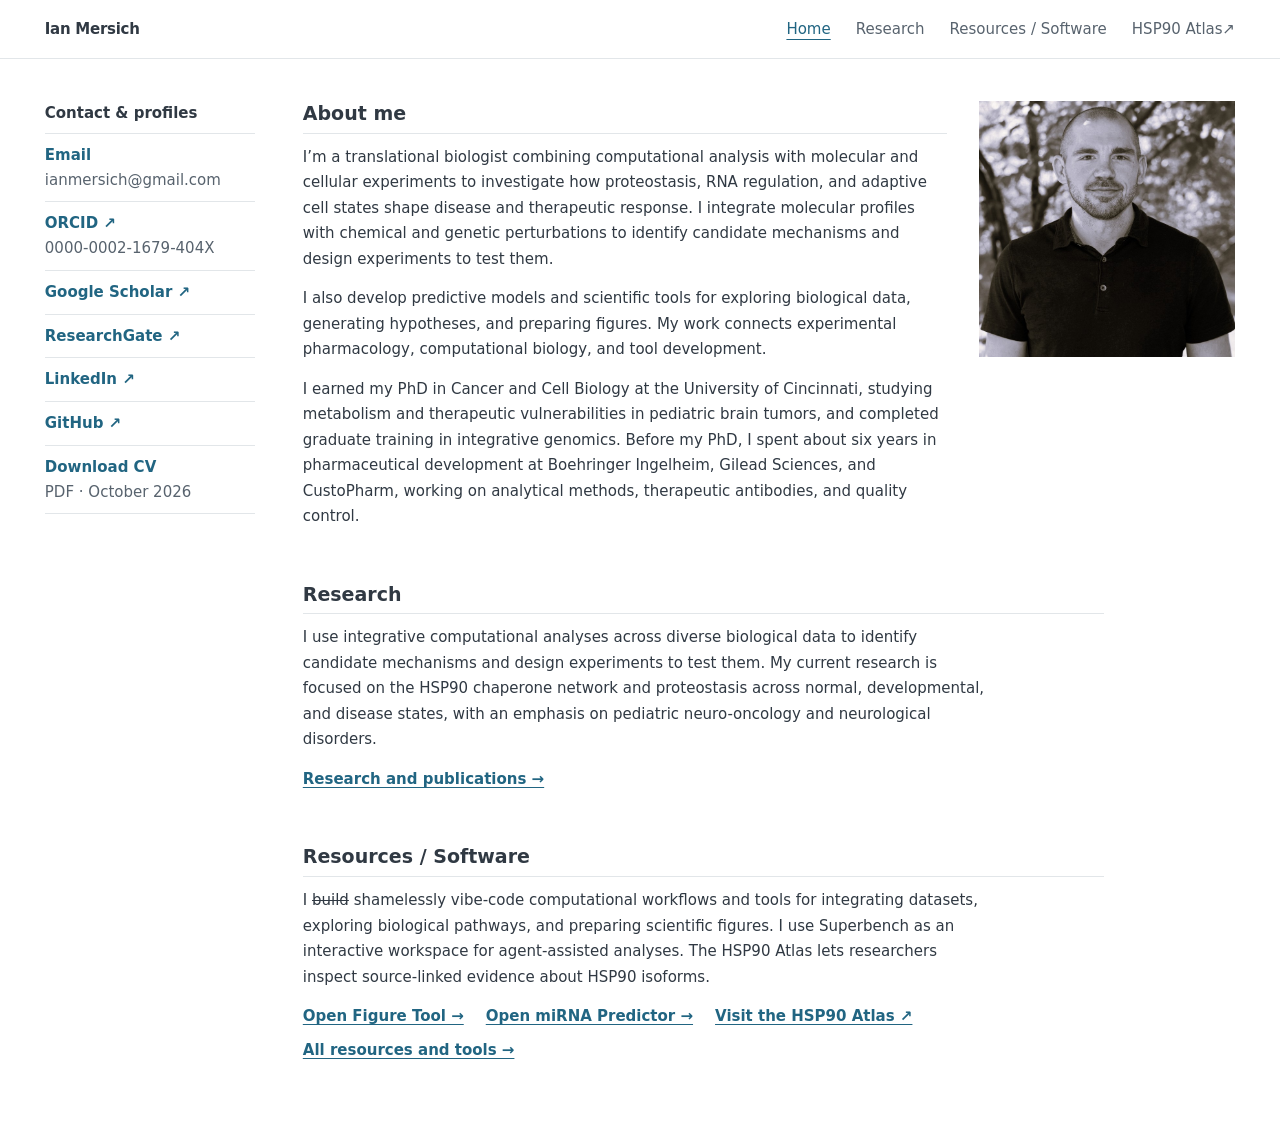
<file: pages/index.html>
<!doctype html>
<html lang="en">
  <head>
    <meta charset="utf-8">
    <meta name="viewport" content="width=device-width, initial-scale=1">
    <meta name="description" content="Translational biology, computational research, and scientific tools by Ian Mersich.">
    <title>Ian Mersich — Research and scientific tools</title>
    <link rel="icon" href="assets/favicon.svg" type="image/svg+xml">
    <link rel="stylesheet" href="assets/preview.css">
    <link rel="stylesheet" href="assets/personal-theme.css?v=20261031-research-layout">
  </head>
  <body data-preview-page="home">
    <a class="skip-link" href="#main">Skip to content</a>
    <header class="site-header"><div class="site-header__inner"><a class="wordmark" href="/" aria-label="Ian Mersich home"><span class="wordmark__text"><strong>Ian Mersich</strong></span></a><nav class="primary-nav" aria-label="Primary navigation"><a aria-current="page" href="/">Home</a><a href="/research.html">Research</a><a href="/software.html">Resources / Software</a><a href="https://ian-mersich.github.io/hsp90-atlas-site/">HSP90 Atlas <span aria-hidden="true">↗</span></a></nav></div></header>
    <main id="main" class="home-main shell">
      <aside class="profile-summary" aria-label="Contact and professional profiles">
        <p class="profile-summary__label">Contact &amp; profiles</p>
        <nav aria-label="Profile links">
          <a href="mailto:ianmersich@gmail.com">Email<span>ianmersich@gmail.com</span></a>
          <a href="https://orcid.org/0000-0002-1679-404X" rel="me">ORCID ↗<span>0000-0002-1679-404X</span></a>
          <a href="https://scholar.google.com/citations?user=Ad_-PCsAAAAJ&amp;hl=en" rel="me">Google Scholar ↗</a>
          <a href="https://www.researchgate.net/profile/Ian-Mersich-2" rel="me">ResearchGate ↗</a>
          <a href="https://www.linkedin.com/in/ian-mersich" rel="me">LinkedIn ↗</a>
          <a href="https://github.com/ian-mersich" rel="me">GitHub ↗</a>
          <a href="assets/Ian_Mersich_CV.pdf" download>Download CV <span>PDF · October 2026</span></a>
        </nav>
      </aside>
      <div class="personal-content">
        <section class="home-intro" aria-labelledby="about-title">
          <div class="home-intro__copy">
            <h1 id="about-title">About me</h1>
            <p>I’m a translational biologist combining computational analysis with molecular and cellular experiments to investigate how proteostasis, RNA regulation, and adaptive cell states shape disease and therapeutic response. I integrate molecular profiles with chemical and genetic perturbations to identify candidate mechanisms and design experiments to test them.</p>
            <p>I also develop predictive models and scientific tools for exploring biological data, generating hypotheses, and preparing figures. My work connects experimental pharmacology, computational biology, and tool development.</p>
            <p>I earned my PhD in Cancer and Cell Biology at the University of Cincinnati, studying metabolism and therapeutic vulnerabilities in pediatric brain tumors, and completed graduate training in integrative genomics. Before my PhD, I spent about six years in pharmaceutical development at Boehringer Ingelheim, Gilead Sciences, and CustoPharm, working on analytical methods, therapeutic antibodies, and quality control.</p>
          </div>
          <img class="home-intro__photo" src="assets/ian-mersich-portrait.jpg" alt="Portrait of Ian Mersich" width="791" height="791" decoding="async">
        </section>
        <section class="home-section" aria-labelledby="home-research-title">
          <h2 id="home-research-title">Research</h2>
          <p>I use integrative computational analyses across diverse biological data to identify candidate mechanisms and design experiments to test them. My current research is focused on the HSP90 chaperone network and proteostasis across normal, developmental, and disease states, with an emphasis on pediatric neuro-oncology and neurological disorders.</p>
          <p><a href="/research.html">Research and publications →</a></p>
        </section>
        <section class="home-section" aria-labelledby="home-resources-title">
          <h2 id="home-resources-title">Resources / Software</h2>
          <p>I <s>build</s> shamelessly vibe-code computational workflows and tools for integrating datasets, exploring biological pathways, and preparing scientific figures. I use Superbench as an interactive workspace for agent-assisted analyses. The HSP90 Atlas lets researchers inspect source-linked evidence about HSP90 isoforms.</p>
          <p class="home-inline-links"><a href="/superbench/figure_tool/">Open Figure Tool →</a><a href="/superbench/mirna/">Open miRNA Predictor →</a><a href="https://ian-mersich.github.io/hsp90-atlas-site/">Visit the HSP90 Atlas ↗</a><a href="/software.html">All resources and tools →</a></p>
        </section>
      </div>
    </main>
  </body>
</html>
</file>
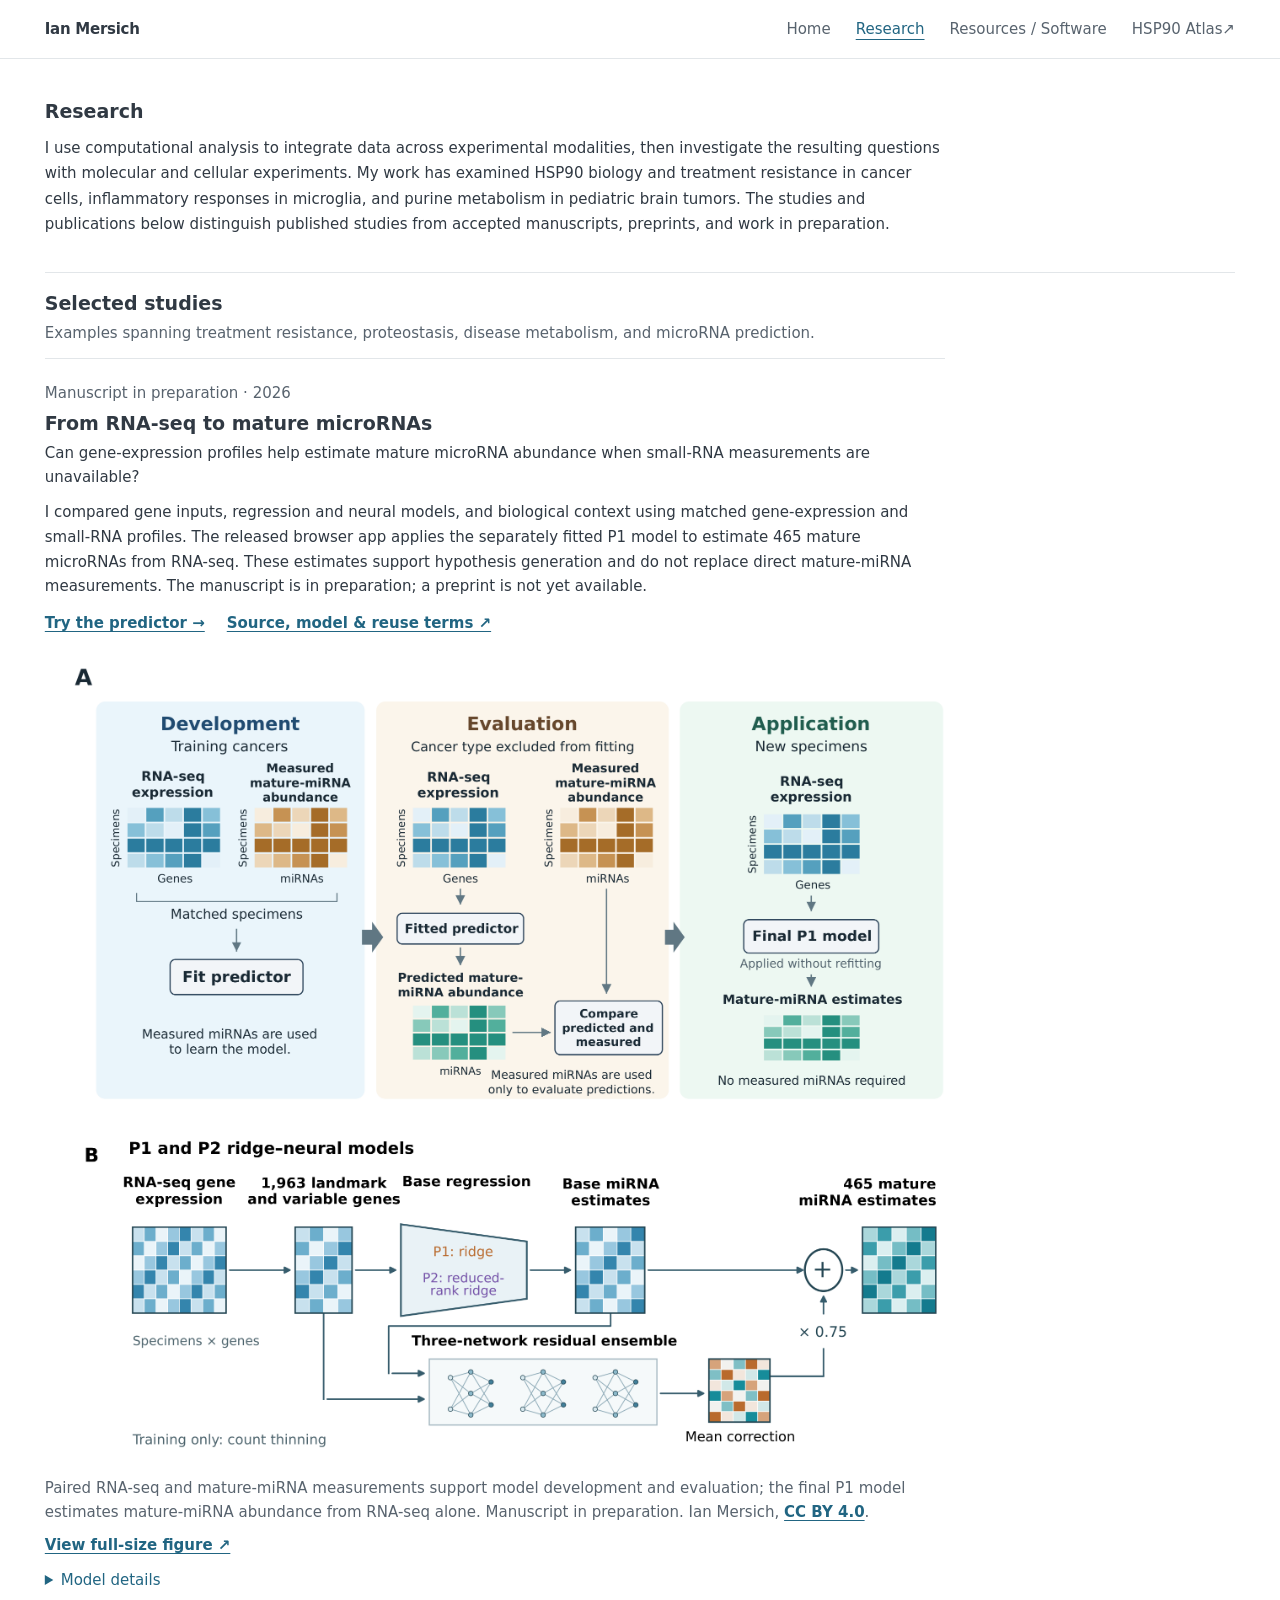
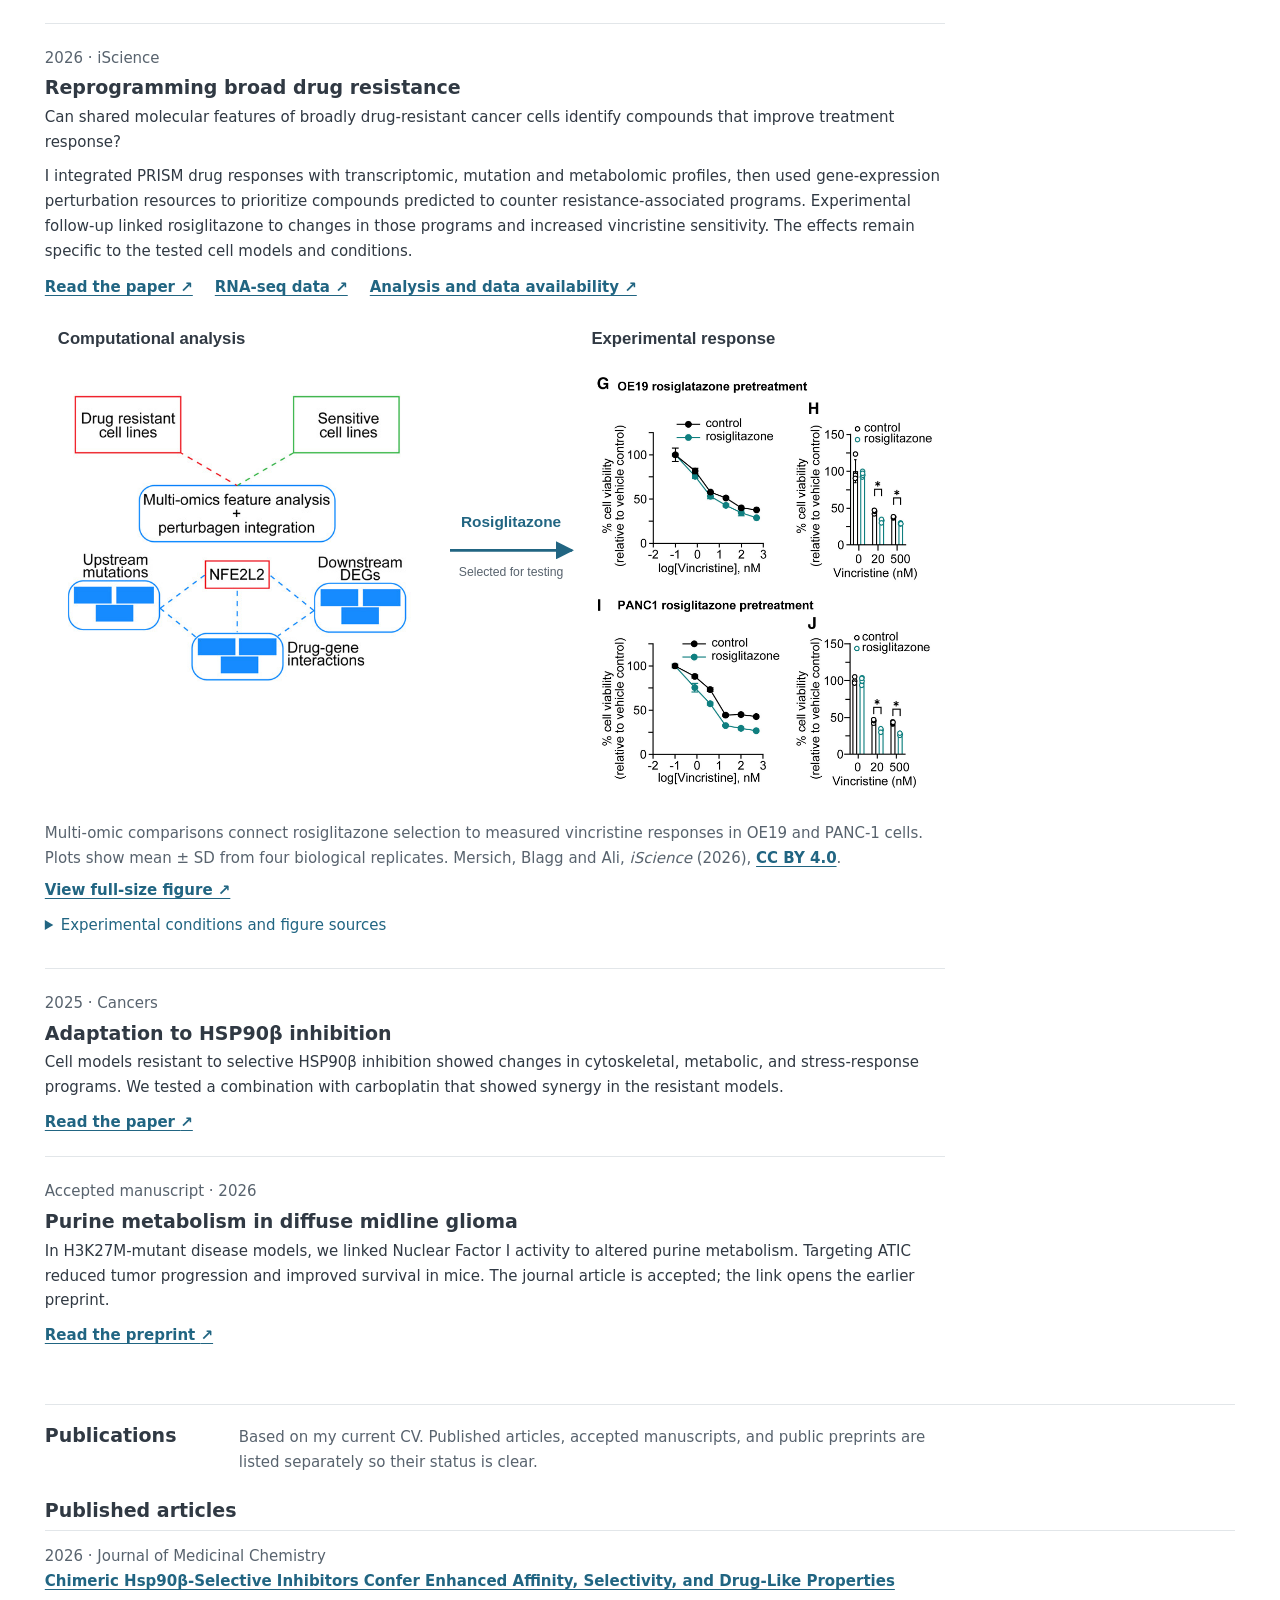
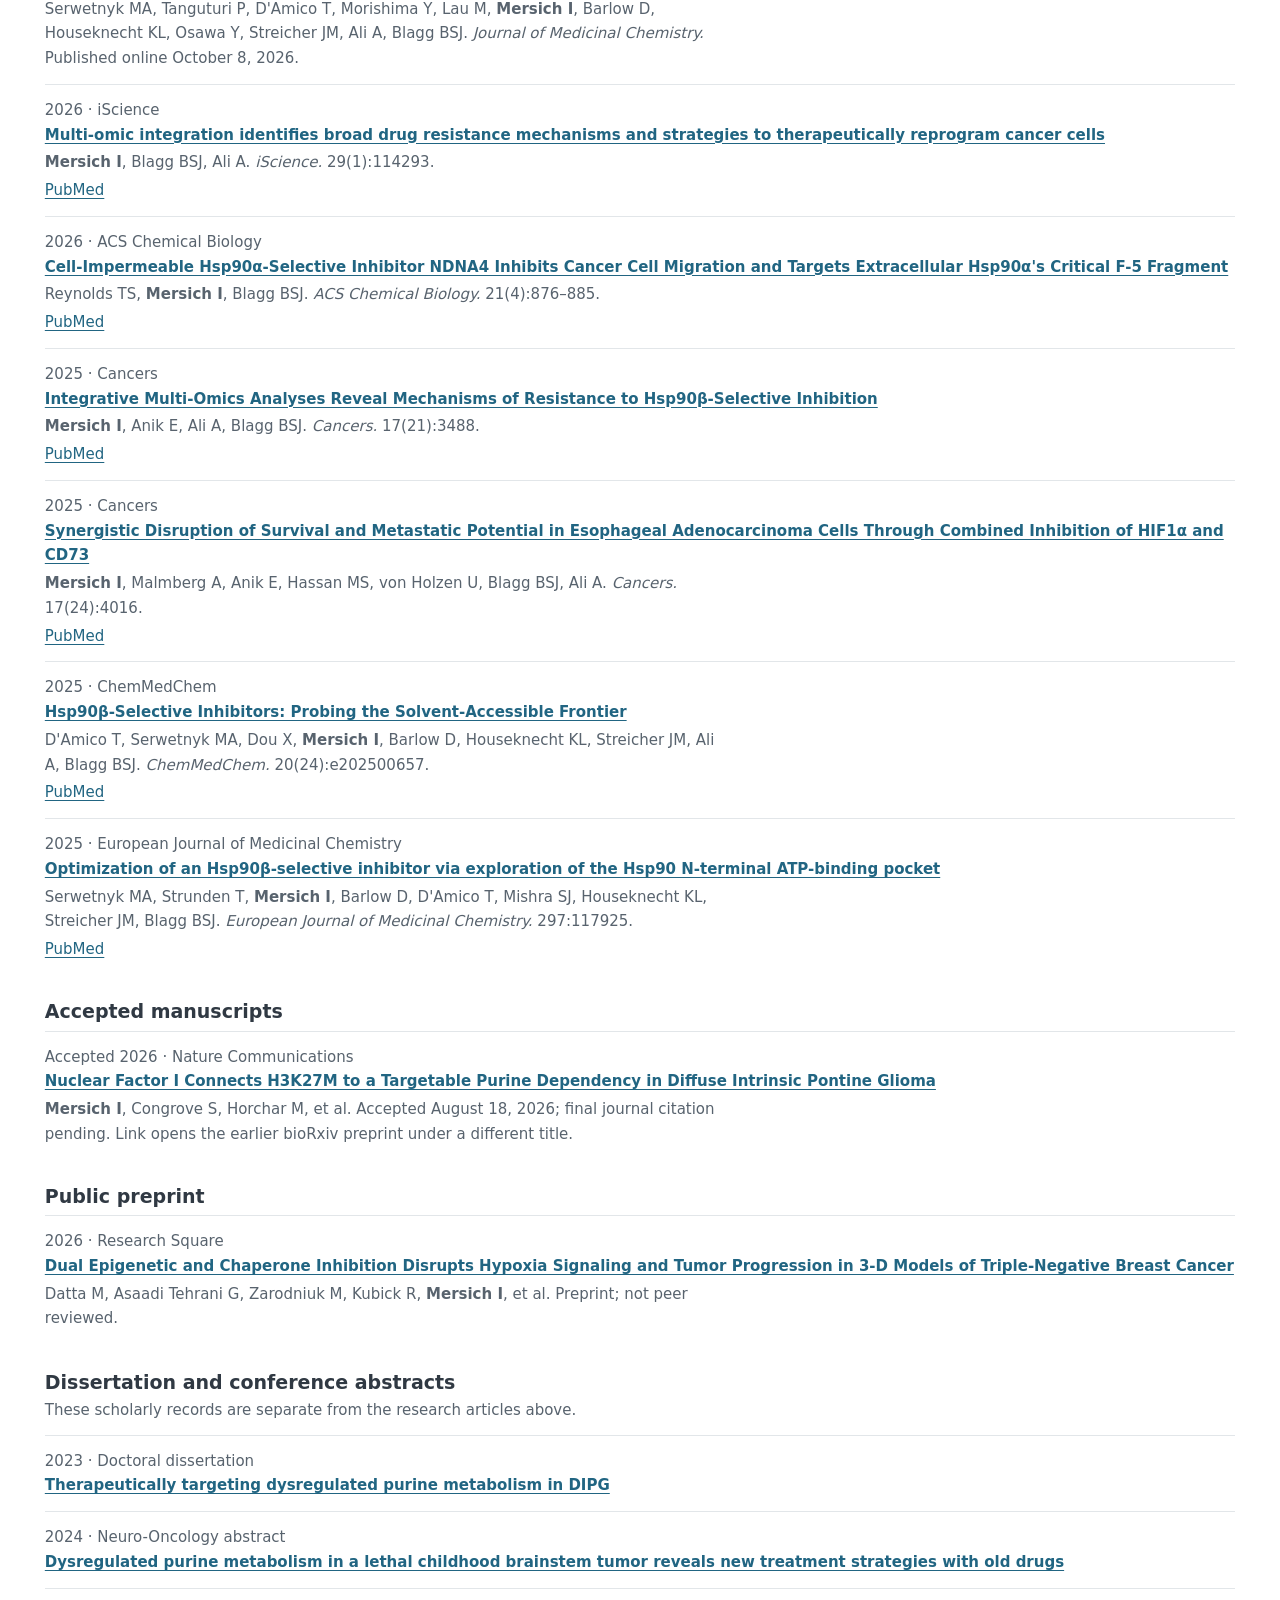
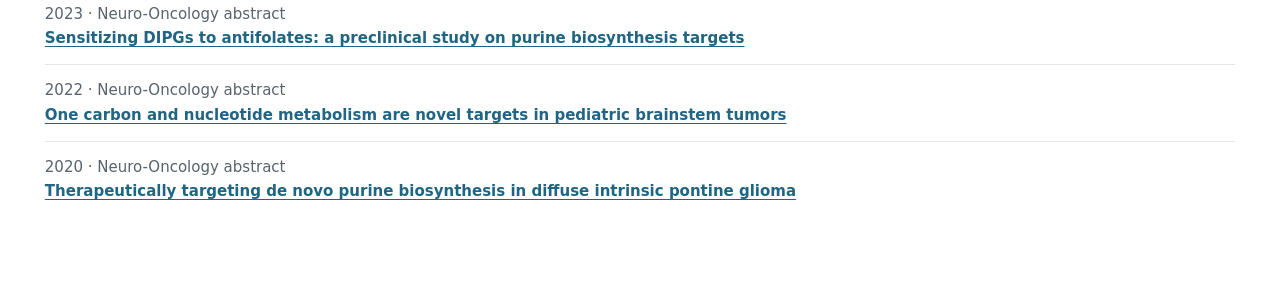
<file: pages/research.html>
<!doctype html>
<html lang="en">
  <head>
    <meta charset="utf-8">
    <meta name="viewport" content="width=device-width, initial-scale=1">
    <meta name="description" content="Ian Mersich's research and publications in translational biology.">
    <title>Research — Ian Mersich</title>
    <link rel="icon" href="assets/favicon.svg" type="image/svg+xml">
    <link rel="stylesheet" href="assets/preview.css">
    <link rel="stylesheet" href="assets/personal-theme.css?v=20261031-research-layout">
  </head>
  <body data-preview-page="research">
    <a class="skip-link" href="#main">Skip to content</a>
    <header class="site-header"><div class="site-header__inner"><a class="wordmark" href="/" aria-label="Ian Mersich home"><span class="wordmark__text"><strong>Ian Mersich</strong></span></a><nav class="primary-nav" aria-label="Primary navigation"><a href="/">Home</a><a aria-current="page" href="/research.html">Research</a><a href="/software.html">Resources / Software</a><a href="https://ian-mersich.github.io/hsp90-atlas-site/">HSP90 Atlas <span aria-hidden="true">↗</span></a></nav></div></header>
    <main id="main" class="research-main shell">
      <div class="research-heading">
        <h1>Research</h1>
        <p>I use computational analysis to integrate data across experimental modalities, then investigate the resulting questions with molecular and cellular experiments. My work has examined HSP90 biology and treatment resistance in cancer cells, inflammatory responses in microglia, and purine metabolism in pediatric brain tumors. The studies and publications below distinguish published studies from accepted manuscripts, preprints, and work in preparation.</p>
      </div>
      <section class="selected-work" aria-labelledby="selected-work-title">
        <div class="selected-work__heading"><h2 id="selected-work-title">Selected studies</h2><p>Examples spanning treatment resistance, proteostasis, disease metabolism, and microRNA prediction.</p></div>
        <article class="study-row study-row--example" id="rna-to-mirna-study">
          <div class="study-row__meta">Manuscript in preparation · 2026</div>
          <div><h3>From RNA-seq to mature microRNAs</h3>
            <p>Can gene-expression profiles help estimate mature microRNA abundance when small-RNA measurements are unavailable?</p>
            <p>I compared gene inputs, regression and neural models, and biological context using matched gene-expression and small-RNA profiles. The released browser app applies the separately fitted P1 model to estimate 465 mature microRNAs from RNA-seq. These estimates support hypothesis generation and do not replace direct mature-miRNA measurements. The manuscript is in preparation; a preprint is not yet available.</p>
            <div class="study-links"><a href="/superbench/mirna/">Try the predictor →</a><a href="https://github.com/ian-mersich/ian-mersich.github.io/releases/tag/mirna-predictor-v1.1.1">Source, model &amp; reuse terms ↗</a></div>
            <figure class="study-figure study-figure--wide study-figure--scrollable">
              <div class="study-figure__viewport" role="region" aria-label="miRNA model development and architecture figure; scroll horizontally in narrow windows" tabindex="0"><a href="assets/research/mirna-model-development.svg" aria-label="Open the miRNA model development and architecture figure at full size"><img src="assets/research/mirna-model-development.png" width="2136" height="1917" alt="Manuscript Figure 1. A: Matched RNA-seq and measured mature-miRNA profiles train the predictor; cancer-excluded specimens evaluate predictions; new specimens require RNA-seq alone. B: Separate P1 ridge and P2 reduced-rank ridge models predict 465 mature miRNAs from 1,963 genes, with a three-network neural correction." loading="lazy"></a></div>
              <figcaption>Paired RNA-seq and mature-miRNA measurements support model development and evaluation; the final P1 model estimates mature-miRNA abundance from RNA-seq alone. Manuscript in preparation. Ian Mersich, <a href="https://creativecommons.org/licenses/by/4.0/">CC BY 4.0</a>.</figcaption>
              <p class="study-figure__access"><span class="study-figure__pan-hint">Scroll horizontally to see the complete figure.</span><a href="assets/research/mirna-model-development.svg">View full-size figure ↗</a></p>
              <details class="study-notes"><summary>Model details</summary><p>For cancer-exclusion evaluation, the model is fitted without specimens from the evaluated cancer type. The final P1 model is fitted separately on all 10,944 TCGA development specimens and applied without refitting. P1 and P2 each have their own regression fit and three-network correction ensemble. The mean correction is multiplied by 0.75; 458 outputs are corrected and seven retain their base predictions. Estimates are not clipped. Count thinning is used during training only; the matrices are schematic.</p></details>
            </figure>
          </div>
        </article>
        <article class="study-row study-row--example" id="broad-drug-resistance-study">
          <div class="study-row__meta">2026 · iScience</div>
          <div><h3>Reprogramming broad drug resistance</h3>
              <p>Can shared molecular features of broadly drug-resistant cancer cells identify compounds that improve treatment response?</p>
              <p>I integrated PRISM drug responses with transcriptomic, mutation and metabolomic profiles, then used gene-expression perturbation resources to prioritize compounds predicted to counter resistance-associated programs. Experimental follow-up linked rosiglitazone to changes in those programs and increased vincristine sensitivity. The effects remain specific to the tested cell models and conditions.</p>
              <div class="study-links"><a href="https://doi.org/10.1016/j.isci.2025.114293">Read the paper ↗</a><a href="https://www.ncbi.nlm.nih.gov/geo/query/acc.cgi?acc=GSE309935">RNA-seq data ↗</a><a href="https://pmc.ncbi.nlm.nih.gov/articles/PMC12765193/#sec4.3">Analysis and data availability ↗</a></div>
            <figure class="study-figure study-figure--wide study-figure--scrollable"><div class="study-figure__viewport" role="region" aria-label="Computational and experimental drug-response figure; scroll horizontally in narrow windows" tabindex="0"><a href="assets/research/drug-resistance-computational-to-experimental.svg" aria-label="Open the computational-to-experimental figure at full size"><img src="assets/research/drug-resistance-computational-to-experimental.svg" width="1400" height="760" alt="Computational comparison of resistant and sensitive cell lines, multi-omic features and drug–gene relationships connects rosiglitazone selection to published OE19 and PANC-1 drug-response results." loading="lazy"></a></div><figcaption>Multi-omic comparisons connect rosiglitazone selection to measured vincristine responses in OE19 and PANC-1 cells. Plots show mean ± SD from four biological replicates. Mersich, Blagg and Ali, <em>iScience</em> (2026), <a href="https://creativecommons.org/licenses/by/4.0/">CC BY 4.0</a>.</figcaption><p class="study-figure__access"><span class="study-figure__pan-hint">Scroll horizontally to see the complete figure.</span><a href="assets/research/drug-resistance-computational-to-experimental.svg">View full-size figure ↗</a></p><details class="study-notes"><summary>Experimental conditions and figure sources</summary><p>OE19 and PANC-1 cells received 1 μM rosiglitazone for 24 h before 72 h vincristine exposure. The computational artwork and Figure 6G–J are reproduced from the paper; source artwork is unchanged within the selected regions and the abstract’s schematic heatmap is omitted. <a href="assets/research/iscience-figure6-hires.jpg">View complete published Figure 6</a>.</p></details></figure></div>
        </article>
        <article class="study-row"><div class="study-row__meta">2025 · Cancers</div><div><h3>Adaptation to HSP90β inhibition</h3><p>Cell models resistant to selective HSP90β inhibition showed changes in cytoskeletal, metabolic, and stress-response programs. We tested a combination with carboplatin that showed synergy in the resistant models.</p><a href="https://doi.org/10.3390/cancers17213488">Read the paper <span aria-hidden="true">↗</span></a></div></article>
        <article class="study-row"><div class="study-row__meta">Accepted manuscript · 2026</div><div><h3>Purine metabolism in diffuse midline glioma</h3><p>In H3K27M-mutant disease models, we linked Nuclear Factor I activity to altered purine metabolism. Targeting ATIC reduced tumor progression and improved survival in mice. The journal article is accepted; the link opens the earlier preprint.</p><a href="https://doi.org/10.1101/2025.05.21.655327">Read the preprint <span aria-hidden="true">↗</span></a></div></article>
      </section>
      <section class="publications" aria-labelledby="publications-title">
        <div class="publications__heading"><div><h2 id="publications-title">Publications</h2></div><p>Based on my current CV. Published articles, accepted manuscripts, and public preprints are listed separately so their status is clear.</p></div>
        <h3>Published articles</h3>
        <ol class="publication-list">
          <li id="chimeric-hsp90-publication"><span>2026 · Journal of Medicinal Chemistry</span><a href="https://doi.org/10.1021/acs.jmedchem.6c02324">Chimeric Hsp90β-Selective Inhibitors Confer Enhanced Affinity, Selectivity, and Drug-Like Properties</a><p>Serwetnyk MA, Tanguturi P, D'Amico T, Morishima Y, Lau M, <strong>Mersich I</strong>, Barlow D, Houseknecht KL, Osawa Y, Streicher JM, Ali A, Blagg BSJ. <em>Journal of Medicinal Chemistry.</em> Published online October 8, 2026.</p></li>
          <li><span>2026 · iScience</span><a href="https://doi.org/10.1016/j.isci.2025.114293">Multi-omic integration identifies broad drug resistance mechanisms and strategies to therapeutically reprogram cancer cells</a><p><strong>Mersich I</strong>, Blagg BSJ, Ali A. <em>iScience.</em> 29(1):114293.</p><div class="publication-links"><a href="https://pubmed.ncbi.nlm.nih.gov/41492468/">PubMed</a></div></li>
          <li><span>2026 · ACS Chemical Biology</span><a href="https://doi.org/10.1021/acschembio.6c00125">Cell-Impermeable Hsp90α-Selective Inhibitor NDNA4 Inhibits Cancer Cell Migration and Targets Extracellular Hsp90α's Critical F-5 Fragment</a><p>Reynolds TS, <strong>Mersich I</strong>, Blagg BSJ. <em>ACS Chemical Biology.</em> 21(4):876–885.</p><div class="publication-links"><a href="https://pubmed.ncbi.nlm.nih.gov/41860249/">PubMed</a></div></li>
          <li><span>2025 · Cancers</span><a href="https://doi.org/10.3390/cancers17213488">Integrative Multi-Omics Analyses Reveal Mechanisms of Resistance to Hsp90β-Selective Inhibition</a><p><strong>Mersich I</strong>, Anik E, Ali A, Blagg BSJ. <em>Cancers.</em> 17(21):3488.</p><div class="publication-links"><a href="https://pubmed.ncbi.nlm.nih.gov/41228281/">PubMed</a></div></li>
          <li><span>2025 · Cancers</span><a href="https://doi.org/10.3390/cancers17244016">Synergistic Disruption of Survival and Metastatic Potential in Esophageal Adenocarcinoma Cells Through Combined Inhibition of HIF1α and CD73</a><p><strong>Mersich I</strong>, Malmberg A, Anik E, Hassan MS, von Holzen U, Blagg BSJ, Ali A. <em>Cancers.</em> 17(24):4016.</p><div class="publication-links"><a href="https://pubmed.ncbi.nlm.nih.gov/41463265/">PubMed</a></div></li>
          <li><span>2025 · ChemMedChem</span><a href="https://doi.org/10.1002/cmdc.202500657">Hsp90β-Selective Inhibitors: Probing the Solvent-Accessible Frontier</a><p>D'Amico T, Serwetnyk MA, Dou X, <strong>Mersich I</strong>, Barlow D, Houseknecht KL, Streicher JM, Ali A, Blagg BSJ. <em>ChemMedChem.</em> 20(24):e202500657.</p><div class="publication-links"><a href="https://pubmed.ncbi.nlm.nih.gov/41251233/">PubMed</a></div></li>
          <li><span>2025 · European Journal of Medicinal Chemistry</span><a href="https://doi.org/10.1016/j.ejmech.2025.117925">Optimization of an Hsp90β-selective inhibitor via exploration of the Hsp90 N-terminal ATP-binding pocket</a><p>Serwetnyk MA, Strunden T, <strong>Mersich I</strong>, Barlow D, D'Amico T, Mishra SJ, Houseknecht KL, Streicher JM, Blagg BSJ. <em>European Journal of Medicinal Chemistry.</em> 297:117925.</p><div class="publication-links"><a href="https://pubmed.ncbi.nlm.nih.gov/40633336/">PubMed</a></div></li>
        </ol>
        <h3>Accepted manuscripts</h3>
        <ol class="publication-list">
          <li><span>Accepted 2026 · Nature Communications</span><a href="https://doi.org/10.1101/2025.05.21.655327">Nuclear Factor I Connects H3K27M to a Targetable Purine Dependency in Diffuse Intrinsic Pontine Glioma</a><p><strong>Mersich I</strong>, Congrove S, Horchar M, et al. Accepted August 18, 2026; final journal citation pending. Link opens the earlier bioRxiv preprint under a different title.</p></li>
        </ol>
        <h3>Public preprint</h3>
        <ol class="publication-list">
          <li><span>2026 · Research Square</span><a href="https://doi.org/10.21203/rs.3.rs-10319464/v1">Dual Epigenetic and Chaperone Inhibition Disrupts Hypoxia Signaling and Tumor Progression in 3-D Models of Triple-Negative Breast Cancer</a><p>Datta M, Asaadi Tehrani G, Zarodniuk M, Kubick R, <strong>Mersich I</strong>, et al. Preprint; not peer reviewed.</p></li>
        </ol>
        <div class="other-work"><h3>Dissertation and conference abstracts</h3><p>These scholarly records are separate from the research articles above.</p><ul>
          <li><span>2023 · Doctoral dissertation</span><a href="https://etd.ohiolink.edu/acprod/odb_etd/etd/r/1501/10?clear=10&amp;p10_accession_num=ucin1703170345286636">Therapeutically targeting dysregulated purine metabolism in DIPG</a></li>
          <li><span>2024 · Neuro-Oncology abstract</span><a href="https://doi.org/10.1093/neuonc/noae064.070">Dysregulated purine metabolism in a lethal childhood brainstem tumor reveals new treatment strategies with old drugs</a></li>
          <li><span>2023 · Neuro-Oncology abstract</span><a href="https://doi.org/10.1093/neuonc/noad179.1048">Sensitizing DIPGs to antifolates: a preclinical study on purine biosynthesis targets</a></li>
          <li><span>2022 · Neuro-Oncology abstract</span><a href="https://doi.org/10.1093/neuonc/noac209.1040">One carbon and nucleotide metabolism are novel targets in pediatric brainstem tumors</a></li>
          <li><span>2020 · Neuro-Oncology abstract</span><a href="https://doi.org/10.1093/neuonc/noaa215.394">Therapeutically targeting de novo purine biosynthesis in diffuse intrinsic pontine glioma</a></li>
        </ul></div>
      </section>
    </main>
  </body>
</html>
</file>
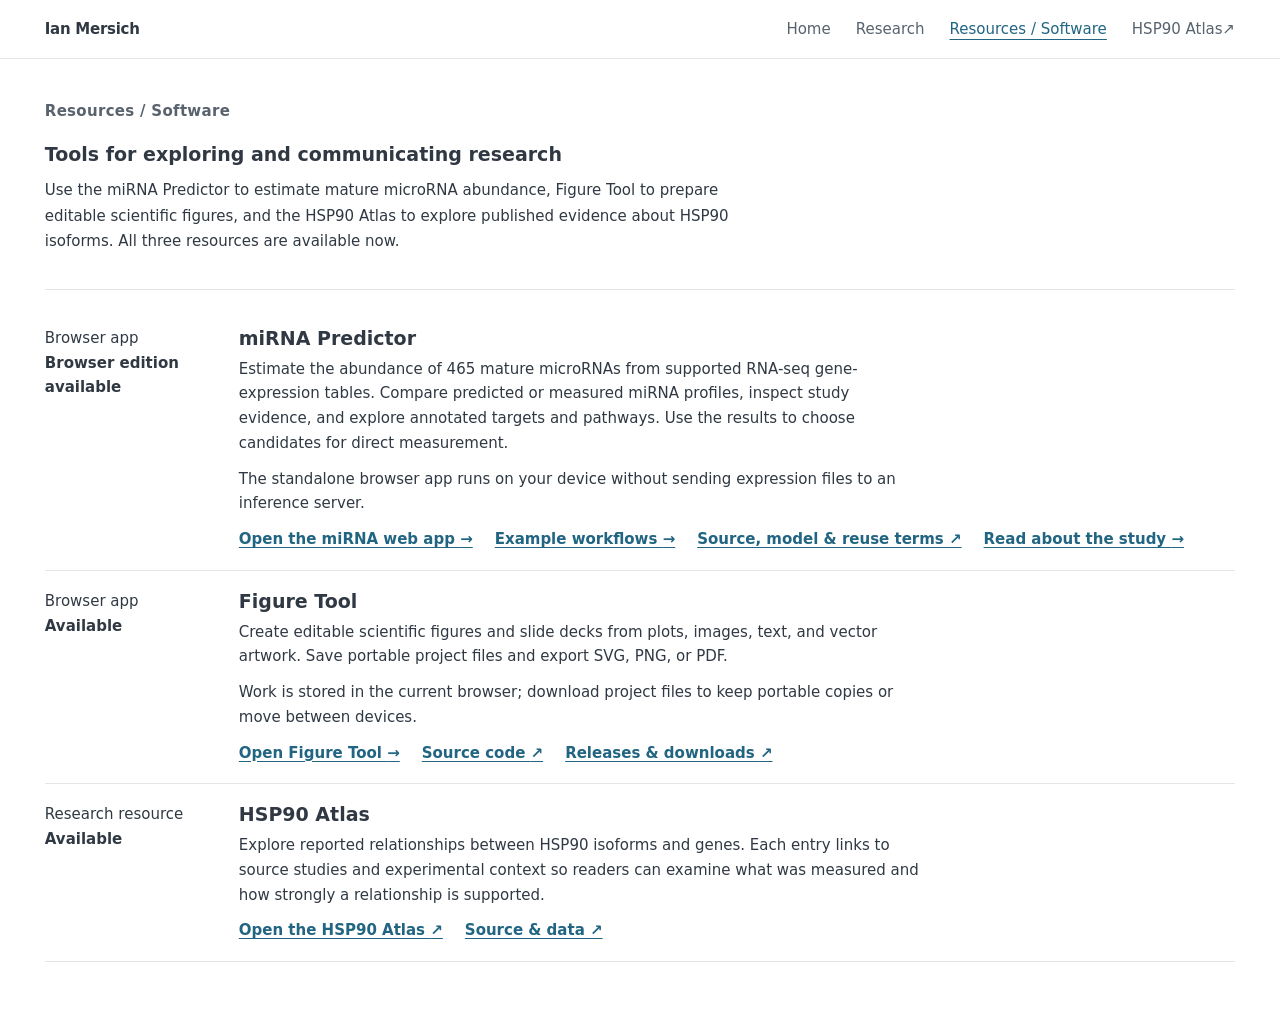
<file: pages/software.html>
<!doctype html>
<html lang="en">
  <head>
    <meta charset="utf-8">
    <meta name="viewport" content="width=device-width, initial-scale=1">
    <meta name="description" content="Research resources and scientific software by Ian Mersich.">
    <title>Resources / Software — Ian Mersich</title>
    <link rel="icon" href="assets/favicon.svg" type="image/svg+xml">
    <link rel="stylesheet" href="assets/preview.css">
    <link rel="stylesheet" href="assets/personal-theme.css?v=20261031-research-layout">
  </head>
  <body data-preview-page="software">
    <a class="skip-link" href="#main">Skip to content</a>
    <header class="site-header"><div class="site-header__inner"><a class="wordmark" href="/" aria-label="Ian Mersich home"><span class="wordmark__text"><strong>Ian Mersich</strong></span></a><nav class="primary-nav" aria-label="Primary navigation"><a href="/">Home</a><a href="/research.html">Research</a><a aria-current="page" href="/software.html">Resources / Software</a><a href="https://ian-mersich.github.io/hsp90-atlas-site/">HSP90 Atlas <span aria-hidden="true">↗</span></a></nav></div></header>
    <main id="main" class="resource-main shell">
      <header class="resource-heading"><p class="kicker">Resources / Software</p><h1>Tools for exploring and communicating research</h1><p>Use the miRNA Predictor to estimate mature microRNA abundance, Figure Tool to prepare editable scientific figures, and the HSP90 Atlas to explore published evidence about HSP90 isoforms. All three resources are available now.</p></header>
      <section class="resource-list" aria-label="Research resources and tools">
        <article class="resource-entry" id="mirna-predictor" aria-labelledby="mirna-title">
          <div class="resource-entry__meta"><span>01</span><p>Browser app<br><strong>Browser edition available</strong></p></div>
          <div><h2 id="mirna-title">miRNA Predictor</h2><p>Estimate the abundance of 465 mature microRNAs from supported RNA-seq gene-expression tables. Compare predicted or measured miRNA profiles, inspect study evidence, and explore annotated targets and pathways. Use the results to choose candidates for direct measurement.</p><p>The standalone browser app runs on your device without sending expression files to an inference server.</p><div class="resource-entry__links"><a href="/superbench/mirna/">Open the miRNA web app <span aria-hidden="true">→</span></a><a href="/superbench/mirna/walkthrough/">Example workflows <span aria-hidden="true">→</span></a><a href="https://github.com/ian-mersich/ian-mersich.github.io/releases/tag/mirna-predictor-v1.1.1">Source, model &amp; reuse terms <span aria-hidden="true">↗</span></a><a href="/research.html#rna-to-mirna-study">Read about the study <span aria-hidden="true">→</span></a></div></div>
        </article>
        <article class="resource-entry" id="figure-tool" aria-labelledby="figure-title">
          <div class="resource-entry__meta"><span>02</span><p>Browser app<br><strong>Available</strong></p></div>
          <div><h2 id="figure-title">Figure Tool</h2><p>Create editable scientific figures and slide decks from plots, images, text, and vector artwork. Save portable project files and export SVG, PNG, or PDF.</p><p>Work is stored in the current browser; download project files to keep portable copies or move between devices.</p><div class="resource-entry__links"><a href="/superbench/figure_tool/">Open Figure Tool <span aria-hidden="true">→</span></a><a href="https://github.com/ian-mersich/superbench-figure-tool">Source code <span aria-hidden="true">↗</span></a><a href="https://github.com/ian-mersich/superbench-figure-tool/releases">Releases &amp; downloads <span aria-hidden="true">↗</span></a></div></div>
        </article>
        <article class="resource-entry" aria-labelledby="atlas-title">
          <div class="resource-entry__meta"><span>03</span><p>Research resource<br><strong>Available</strong></p></div>
          <div><h2 id="atlas-title">HSP90 Atlas</h2><p>Explore reported relationships between HSP90 isoforms and genes. Each entry links to source studies and experimental context so readers can examine what was measured and how strongly a relationship is supported.</p><div class="resource-entry__links"><a href="https://ian-mersich.github.io/hsp90-atlas-site/">Open the HSP90 Atlas <span aria-hidden="true">↗</span></a><a href="https://github.com/ian-mersich/hsp90-atlas-site">Source &amp; data <span aria-hidden="true">↗</span></a></div></div>
        </article>
      </section>
    </main>
  </body>
</html>
</file>
<file: pages/assets/preview.css>
:root {
  color-scheme: light;
  --paper: #f3f0e8;
  --paper-deep: #e9e4d8;
  --surface: #fbfaf5;
  --ink: #15231f;
  --muted: #5e6760;
  --line: #cbc9bd;
  --forest: #214c43;
  --forest-light: #d9e4dc;
  --amber: #c96e32;
  --amber-dark: #91441f;
  --blue: #3f626d;
  --focus: #1768a5;
  --max: 1240px;
  --serif: Georgia, "Times New Roman", serif;
  --sans: Inter, ui-sans-serif, system-ui, -apple-system, BlinkMacSystemFont, "Segoe UI", sans-serif;
  font-family: var(--sans);
}

* { box-sizing: border-box; }

html {
  background: var(--paper);
  color: var(--ink);
  scroll-behavior: smooth;
  scroll-padding-top: 160px;
}

section[id], h2[id] { scroll-margin-top: 160px; }

body {
  margin: 0;
  min-width: 320px;
  background:
    radial-gradient(circle at 88% 6%, rgba(201, 110, 50, 0.09), transparent 30rem),
    var(--paper);
  font-size: 16px;
  line-height: 1.58;
}

a { color: inherit; text-underline-offset: 0.22em; }
a:hover { text-decoration-thickness: 2px; }
a:focus-visible, summary:focus-visible {
  outline: 3px solid var(--focus);
  outline-offset: 4px;
  border-radius: 3px;
}

.shell {
  width: min(calc(100% - 64px), var(--max));
  margin-inline: auto;
}

.skip-link {
  position: fixed;
  z-index: 100;
  inset: 12px auto auto 12px;
  transform: translateY(-180%);
  padding: 10px 14px;
  border: 1px solid var(--line);
  background: var(--surface);
  font-weight: 750;
}
.skip-link:focus { transform: translateY(0); }

.preview-banner {
  min-height: 38px;
  display: flex;
  align-items: center;
  justify-content: space-between;
  gap: 24px;
  padding: 7px max(24px, calc((100vw - var(--max)) / 2));
  color: #eef5f1;
  background: var(--forest);
  font-size: 12px;
  letter-spacing: 0.015em;
}
.preview-banner div { display: flex; gap: 12px; flex-wrap: wrap; }
.preview-banner strong { color: #fff; }
.preview-banner a { flex: 0 0 auto; font-weight: 750; }

.site-header {
  position: sticky;
  top: 0;
  z-index: 20;
  border-bottom: 1px solid rgba(21, 35, 31, 0.16);
  background: rgba(243, 240, 232, 0.94);
  backdrop-filter: blur(18px);
}
.site-header__inner {
  width: min(calc(100% - 64px), var(--max));
  min-height: 78px;
  margin-inline: auto;
  display: flex;
  align-items: center;
  justify-content: space-between;
  gap: 40px;
}
.wordmark {
  display: inline-flex;
  align-items: center;
  gap: 12px;
  color: var(--ink);
  font-size: 17px;
  font-weight: 780;
  letter-spacing: -0.018em;
  text-decoration: none;
}
.wordmark__mark {
  width: 31px;
  height: 31px;
  display: grid;
  place-items: center;
  border-radius: 50%;
  color: #fff;
  background: var(--ink);
  font-family: var(--serif);
  font-size: 18px;
  font-weight: 400;
}
.primary-nav { display: flex; align-items: stretch; gap: 32px; }
.primary-nav a {
  min-height: 48px;
  display: inline-flex;
  align-items: center;
  position: relative;
  color: var(--muted);
  font-size: 14px;
  font-weight: 720;
  text-decoration: none;
}
.primary-nav a[aria-current="page"] { color: var(--ink); }
.primary-nav a[aria-current="page"]::after {
  content: "";
  position: absolute;
  inset: auto 0 4px;
  height: 2px;
  background: var(--amber);
}

.kicker {
  margin: 0 0 18px;
  color: var(--amber-dark);
  font-size: 11px;
  font-weight: 800;
  letter-spacing: 0.15em;
  text-transform: uppercase;
}
.kicker--light { color: #f3b383; }
h1, h2, h3, p { margin-top: 0; }
h1, h2 {
  font-family: var(--serif);
  font-weight: 400;
  letter-spacing: -0.042em;
}
h1 { margin-bottom: 28px; font-size: clamp(52px, 6.6vw, 94px); line-height: 0.98; }
h2 { margin-bottom: 20px; font-size: clamp(34px, 4vw, 58px); line-height: 1.04; }
h3 { margin-bottom: 12px; font-size: clamp(22px, 2.2vw, 32px); line-height: 1.2; letter-spacing: -0.026em; }

.hero {
  min-height: 720px;
  display: grid;
  grid-template-columns: minmax(0, 1.03fr) minmax(430px, 0.74fr);
  align-items: center;
  gap: clamp(60px, 8vw, 128px);
  padding-block: 78px 92px;
}
.hero__copy { max-width: 720px; }
.hero-aside {
  align-self: stretch;
  display: flex;
  flex-direction: column;
  justify-content: center;
  padding: 38px clamp(26px, 4vw, 56px);
  border-left: 1px solid var(--line);
  background: rgba(251, 250, 245, 0.67);
}
.hero-aside ol { margin: 0; padding: 0; list-style: none; border-top: 1px solid var(--ink); }
.hero-aside li { display: grid; grid-template-columns: 34px 1fr; column-gap: 14px; padding: 20px 0; border-bottom: 1px solid var(--line); }
.hero-aside li span { color: var(--amber-dark); font-size: 11px; font-weight: 800; }
.hero-aside li strong { font-family: var(--serif); font-size: 22px; line-height: 1.12; font-weight: 400; }
.hero-aside li p { grid-column: 2; margin: 8px 0 0; color: var(--muted); font-size: 13px; }
.hero__lead, .page-hero__lead {
  max-width: 710px;
  margin-bottom: 36px;
  color: var(--muted);
  font-size: clamp(18px, 1.75vw, 24px);
  line-height: 1.55;
}
.hero__actions { display: flex; align-items: center; gap: 28px; flex-wrap: wrap; }
.button {
  min-height: 48px;
  display: inline-flex;
  align-items: center;
  justify-content: center;
  padding: 11px 18px;
  border: 1px solid currentColor;
  font-size: 14px;
  font-weight: 780;
  text-decoration: none;
}
.button--primary { color: #fff; border-color: var(--forest); background: var(--forest); }
.button--primary:hover { background: #173b34; }
.button--light { color: var(--ink); border-color: #f7e7d8; background: #f7e7d8; }
.text-link { font-size: 14px; font-weight: 780; }

.hero-figure { min-width: 0; }
.hero-figure svg { width: 100%; display: block; overflow: visible; }
.hero-figure__path { fill: none; stroke-width: 1.6; }
.hero-figure__path--a { stroke: var(--amber); }
.hero-figure__path--b { stroke: var(--blue); stroke-dasharray: 4 7; }
.hero-figure__wash { fill: rgba(255, 255, 255, 0.42); stroke: rgba(21, 35, 31, 0.11); }
.hero-figure__node { fill: var(--surface); stroke: var(--forest); stroke-width: 2; }
.hero-figure__node--large { fill: var(--forest-light); }
.hero-figure text { fill: var(--ink); font: 22px var(--serif); text-anchor: middle; }
.hero-figure text.hero-figure__small { fill: var(--muted); font: 12px var(--sans); letter-spacing: 0.08em; text-transform: uppercase; }
.hero-figure > p { max-width: 340px; margin: -26px auto 0; color: var(--muted); font-size: 11px; text-align: center; }

.question-index, .publication-gates, .evidence-order, .software-flow {
  padding-block: 100px;
  border-top: 1px solid var(--line);
}
.section-intro { max-width: 760px; margin-bottom: 58px; }
.section-intro > p:last-child { color: var(--muted); }
.section-intro--split {
  max-width: none;
  display: grid;
  grid-template-columns: minmax(0, 1fr) minmax(300px, 0.62fr);
  gap: 80px;
  align-items: end;
}
.section-intro--split h2 { margin-bottom: 0; }
.section-intro--split > p { margin-bottom: 8px; }

.question-list { list-style: none; margin: 0; padding: 0; border-top: 1px solid var(--ink); }
.question-list li {
  display: grid;
  grid-template-columns: 72px minmax(0, 1fr) 44px;
  gap: 28px;
  align-items: start;
  padding-block: 34px;
  border-bottom: 1px solid var(--line);
}
.question-list__number, .question-list__status { color: var(--amber-dark); font-size: 11px; font-weight: 800; letter-spacing: 0.12em; text-transform: uppercase; }
.question-list__status { margin-bottom: 9px; }
.question-list h3 { max-width: 810px; }
.question-list li div > p:last-child { max-width: 760px; margin-bottom: 0; color: var(--muted); }
.question-list__arrow { padding-top: 36px; color: var(--amber-dark); font-size: 24px; text-align: right; }

.story-section {
  display: grid;
  grid-template-columns: minmax(0, 1.05fr) minmax(390px, 0.82fr);
  gap: clamp(52px, 8vw, 110px);
  align-items: center;
  padding-block: 112px 124px;
  border-top: 1px solid var(--line);
}
.story-visual { min-height: 520px; position: relative; overflow: hidden; background: var(--paper-deep); }
.story-visual__field {
  position: absolute;
  inset: 11% 9%;
  background:
    radial-gradient(circle at 24% 31%, var(--amber) 0 7px, transparent 8px),
    radial-gradient(circle at 67% 24%, var(--forest) 0 14px, transparent 15px),
    radial-gradient(circle at 72% 69%, var(--blue) 0 9px, transparent 10px),
    radial-gradient(circle at 36% 72%, var(--forest) 0 5px, transparent 6px),
    linear-gradient(115deg, transparent 0 39%, rgba(33, 76, 67, 0.2) 39.3% 39.8%, transparent 40.1%),
    linear-gradient(25deg, transparent 0 56%, rgba(201, 110, 50, 0.23) 56.3% 56.8%, transparent 57.1%);
  border: 1px solid rgba(21, 35, 31, 0.16);
  border-radius: 50% 45% 48% 42%;
  transform: rotate(-5deg);
}
.story-visual__label { position: absolute; padding: 5px 9px; color: var(--muted); background: var(--surface); font-size: 10px; font-weight: 800; letter-spacing: 0.12em; text-transform: uppercase; }
.story-visual__label--one { left: 9%; top: 15%; }
.story-visual__label--two { right: 8%; top: 46%; }
.story-visual__label--three { left: 23%; bottom: 10%; }
.story-visual--atlas { padding: 40px; background: #e3e9e3; }
.story-visual--atlas::before,
.story-visual--atlas::after { content: ""; position: absolute; inset: 23% 17%; border: 1px solid rgba(33, 76, 67, 0.36); border-radius: 50%; transform: rotate(-23deg); }
.story-visual--atlas::after { inset: 33% 10%; transform: rotate(33deg); border-color: rgba(201, 110, 50, 0.43); }
.story-visual__eyebrow { position: relative; z-index: 1; font-family: var(--serif); font-size: clamp(24px, 3vw, 36px); }
.story-visual__isoform { position: absolute; z-index: 2; display: grid; place-items: center; width: 114px; height: 114px; border: 1px solid var(--forest); border-radius: 50%; background: var(--surface); color: var(--forest); font-size: 13px; font-weight: 800; }
.story-visual__isoform--one { top: 26%; left: 20%; }
.story-visual__isoform--two { top: 27%; right: 15%; }
.story-visual__isoform--three { bottom: 18%; left: 25%; }
.story-visual__isoform--four { bottom: 14%; right: 13%; }
.story-visual__caption { position: absolute; z-index: 3; left: 40px; bottom: 16px; right: 40px; color: var(--muted); font-size: 11px; }
.story-copy__lead { margin-bottom: 34px; color: var(--muted); font-size: 19px; }
.story-facts { margin: 0 0 34px; border-top: 1px solid var(--line); }
.story-facts div { display: grid; grid-template-columns: 120px 1fr; gap: 18px; padding-block: 13px; border-bottom: 1px solid var(--line); }
.story-facts dt { font-size: 12px; font-weight: 800; }
.story-facts dd { margin: 0; color: var(--muted); font-size: 13px; }

.free-bench-band { color: #eef4f0; background: var(--ink); }
.free-bench-band__inner { min-height: 470px; display: grid; grid-template-columns: minmax(0, 1fr) minmax(360px, 0.72fr); gap: 96px; align-items: center; }
.free-bench-band h2 { margin-bottom: 0; color: #fff; }
.free-bench-band__inner > div:last-child p { margin-bottom: 30px; color: #c5d1ca; font-size: 18px; }

.gate-list { list-style: none; margin: 0; padding: 0; display: grid; grid-template-columns: repeat(2, minmax(0, 1fr)); border-top: 1px solid var(--line); }
.gate-list li { min-height: 100px; display: grid; grid-template-columns: 50px 1fr; align-items: center; padding: 20px 26px 20px 0; border-bottom: 1px solid var(--line); font-weight: 700; }
.gate-list li:nth-child(odd) { border-right: 1px solid var(--line); }
.gate-list li:nth-child(even) { padding-left: 26px; }
.gate-list span { color: var(--amber-dark); font-size: 11px; letter-spacing: 0.1em; }

.site-footer { border-top: 1px solid var(--line); background: var(--surface); }
.site-footer__inner { min-height: 170px; display: flex; align-items: center; justify-content: space-between; gap: 40px; color: var(--muted); font-size: 12px; }
.site-footer p { margin: 0; }
.site-footer strong { display: block; margin-bottom: 3px; color: var(--ink); font-size: 14px; }
.site-footer span { display: block; }

.page-hero { max-width: 1050px; margin-inline: max(32px, calc((100vw - var(--max)) / 2)); padding-block: 96px 82px; }
.page-hero h1 { max-width: 980px; font-size: clamp(52px, 6vw, 84px); }
.page-hero--software { max-width: 1240px; display: grid; grid-template-columns: minmax(0, 1.25fr) minmax(290px, .65fr); align-items: center; gap: 7vw; }
.software-aside { padding: 30px; border: 1px solid var(--line); background: var(--surface); }
.software-aside ol { list-style: none; margin: 0; padding: 0; border-top: 1px solid var(--ink); }
.software-aside li { display: grid; grid-template-columns: 30px 1fr; align-items: center; gap: 10px; padding: 13px 0; border-bottom: 1px solid var(--line); }
.software-aside li span { color: var(--amber-dark); font-size: 10px; font-weight: 800; }
.software-aside li strong { font-family: var(--serif); font-size: 26px; font-weight: 400; }
.software-aside > p:last-child { margin: 20px 0 0; color: var(--muted); font-size: 13px; }

.research-template { padding-block: 76px 92px; border-top: 1px solid var(--ink); }
.research-template__header { display: flex; justify-content: space-between; gap: 24px; margin-bottom: 72px; font-size: 11px; font-weight: 800; letter-spacing: 0.12em; text-transform: uppercase; }
.research-template__header p { margin: 0; color: var(--amber-dark); }
.research-template__body { display: grid; grid-template-columns: minmax(0, 1.2fr) minmax(330px, 0.72fr); gap: 88px; }
.research-template__body h2 { max-width: 700px; }
.research-template__summary { padding-top: 35px; color: var(--muted); font-size: 18px; }
.research-template__facts { display: grid; grid-template-columns: repeat(4, 1fr); margin: 74px 0 0; border-top: 1px solid var(--line); }
.research-template__facts div { min-height: 104px; padding: 18px 22px 12px 0; border-right: 1px solid var(--line); }
.research-template__facts div + div { padding-left: 22px; }
.research-template__facts div:last-child { border-right: 0; }
.research-template__facts dt { margin-bottom: 7px; font-size: 11px; font-weight: 800; text-transform: uppercase; }
.research-template__facts dd { margin: 0; color: var(--muted); font-size: 13px; }
.research-template--alternate { border-color: var(--line); background: linear-gradient(90deg, transparent, rgba(255, 255, 255, 0.25), transparent); }

.evidence-order ol, .software-flow ol { list-style: none; margin: 0; padding: 0; display: grid; grid-template-columns: repeat(5, minmax(0, 1fr)); border-top: 1px solid var(--ink); }
.evidence-order li, .software-flow li { min-height: 220px; padding: 22px 24px 22px 0; border-right: 1px solid var(--line); }
.evidence-order li + li, .software-flow li + li { padding-left: 24px; }
.evidence-order li:last-child, .software-flow li:last-child { border-right: 0; }
.evidence-order span, .software-flow span { display: block; margin-bottom: 42px; color: var(--amber-dark); font-size: 11px; font-weight: 800; }
.evidence-order strong, .software-flow strong { display: block; margin-bottom: 8px; font-size: 16px; }
.evidence-order p, .software-flow p { margin: 0; color: var(--muted); font-size: 13px; }
.software-flow ol { grid-template-columns: repeat(4, minmax(0, 1fr)); }

.product-list { border-top: 1px solid var(--ink); }
.product-row {
  display: grid;
  grid-template-columns: 64px minmax(230px, 0.72fr) minmax(330px, 1fr) 180px;
  gap: 36px;
  padding-block: 54px 62px;
  border-bottom: 1px solid var(--line);
  align-items: start;
}
.product-row__index { color: var(--amber-dark); font-size: 11px; font-weight: 800; letter-spacing: 0.12em; }
.product-row h2 { margin: 0; font-size: clamp(31px, 3.2vw, 46px); }
.product-row__copy > p { margin-bottom: 22px; color: var(--muted); font-size: 17px; }
.product-row__copy ul { margin: 0; padding-left: 1.1em; color: var(--muted); font-size: 13px; }
.product-row__copy li + li { margin-top: 5px; }
.product-row__status { justify-self: end; margin: 4px 0 0; padding: 5px 9px; border: 1px solid var(--line); color: var(--muted); font-size: 10px; font-weight: 800; letter-spacing: 0.08em; text-transform: uppercase; }
.product-row--workspace { --row-accent: var(--forest); }
.product-row--bioplot { --row-accent: var(--amber); }
.product-row--figure { --row-accent: var(--blue); }
.product-row__index { border-top: 4px solid var(--row-accent); padding-top: 10px; }

.availability { display: grid; grid-template-columns: minmax(0, 1fr) minmax(340px, 0.72fr); gap: 96px; align-items: start; padding-block: 110px; }
.availability h2 { margin-bottom: 0; }
.availability > p { color: var(--muted); font-size: 18px; }
.availability__copy { color: var(--muted); font-size: 18px; }
.availability__copy p + p { margin-top: 18px; }

.section-nav { border-bottom: 1px solid var(--line); background: var(--surface); }
.section-nav .shell { min-height: 58px; display: flex; align-items: center; justify-content: space-between; gap: 24px; }
.section-nav span { font-size: 13px; font-weight: 800; }
.section-nav div div { display: flex; flex-wrap: wrap; gap: 26px; }
.section-nav a { color: var(--muted); font-size: 12px; font-weight: 700; text-decoration: none; }
.section-nav a:hover { color: var(--ink); text-decoration: underline; }
.figure-hero { min-height: 690px; display: grid; grid-template-columns: minmax(0, 1fr) minmax(370px, 0.85fr); gap: clamp(48px, 7vw, 100px); align-items: center; padding-block: 96px 112px; }
.figure-hero h1 { max-width: 800px; }
.figure-study { min-width: 0; padding: 30px; background: #dfeae8; box-shadow: inset 0 0 0 1px #bbcfca; }
.figure-study__page { padding: 24px; aspect-ratio: 0.86; background: #fffdfa; box-shadow: 0 12px 30px rgba(21, 35, 31, 0.12); }
.figure-study__top { display: flex; justify-content: space-between; color: var(--forest); font-family: var(--serif); font-size: 28px; }
.figure-study__cells { height: calc(100% - 34px); display: grid; grid-template-columns: 1fr 1fr; grid-template-rows: 1.3fr 0.6fr; gap: 12px; }
.figure-study__plot { position: relative; display: flex; align-items: end; gap: 8px; padding: 34px 18px 18px; border: 1px solid var(--line); background: linear-gradient(to top, #f0f4ef 1px, transparent 1px) 0 0/100% 25%; }
.figure-study__plot i { flex: 1; display: block; background: var(--forest); }
.figure-study__plot i:nth-child(1) { height: 38%; }.figure-study__plot i:nth-child(2) { height: 64%; background: var(--blue); }.figure-study__plot i:nth-child(3) { height: 48%; }.figure-study__plot i:nth-child(4) { height: 81%; background: var(--blue); }
.figure-study__image { border: 1px solid var(--line); background: radial-gradient(circle at 36% 42%, #71988e 0 15%, transparent 16%), radial-gradient(circle at 63% 57%, #c87955 0 10%, transparent 11%), radial-gradient(circle at 73% 30%, #426b75 0 8%, transparent 9%), #e9e9de; }
.figure-study__annotation { grid-column: 1 / -1; display: flex; align-items: center; justify-content: space-between; gap: 12px; padding: 12px; border-top: 1px solid var(--line); color: var(--muted); font-size: 11px; text-transform: uppercase; letter-spacing: .09em; }
.figure-study > p { margin: 12px 0 0; color: var(--muted); font-size: 11px; text-align: center; }
.figure-learning { display: grid; grid-template-columns: minmax(0, .8fr) minmax(0, 1fr); gap: 9vw; padding-block: 105px; border-top: 1px solid var(--line); }
.figure-learning > div > p:last-child { max-width: 550px; color: var(--muted); font-size: 18px; }
.figure-learning ol { margin: 0; padding: 0; list-style: none; border-top: 1px solid var(--ink); }
.figure-learning li { display: grid; grid-template-columns: 42px 1fr; column-gap: 16px; padding: 18px 0; border-bottom: 1px solid var(--line); }
.figure-learning li span { color: var(--amber-dark); font-size: 11px; font-weight: 800; }
.figure-learning li strong { font-size: 16px; }.figure-learning li p { grid-column: 2; margin: 3px 0 0; color: var(--muted); font-size: 13px; }
.figure-format-band { color: #eef4f0; background: var(--forest); }
.figure-format-band__inner { display: grid; grid-template-columns: minmax(0, 1fr) minmax(360px, .85fr); gap: 9vw; padding-block: 100px; }
.figure-format-band h2 { color: #fff; }.figure-format-band__inner > div:last-child { color: #d8e5de; font-size: 18px; }

@media (max-width: 900px) {
  .shell, .site-header__inner { width: min(calc(100% - 40px), var(--max)); }
  .hero { min-height: auto; grid-template-columns: 1fr; padding-top: 72px; }
  .hero-aside { border-left: 0; border-top: 1px solid var(--line); }
  .hero-figure { max-width: 560px; margin-inline: auto; }
  .section-intro--split, .story-section, .free-bench-band__inner, .research-template__body, .availability, .page-hero--software { grid-template-columns: 1fr; gap: 34px; }
  .free-bench-band__inner { padding-block: 88px; }
  .research-template__facts { grid-template-columns: repeat(2, 1fr); }
  .research-template__facts div:nth-child(2) { border-right: 0; }
  .evidence-order ol { grid-template-columns: repeat(2, 1fr); }
  .evidence-order li { border-bottom: 1px solid var(--line); }
  .software-flow ol { grid-template-columns: repeat(2, 1fr); }
  .product-row { grid-template-columns: 48px minmax(0, 0.65fr) minmax(0, 1fr); }
  .product-row__status { grid-column: 2 / -1; justify-self: start; }
  .figure-hero, .figure-learning, .figure-format-band__inner { grid-template-columns: 1fr; gap: 35px; }
  .figure-hero { min-height: auto; }
  .figure-study { max-width: 580px; }
}

@media (max-width: 620px) {
  html { scroll-padding-top: 190px; }
  section[id], h2[id] { scroll-margin-top: 190px; }
  .preview-banner { align-items: flex-start; padding-inline: 16px; }
  .preview-banner span { display: none; }
  .site-header__inner { min-height: 94px; align-items: flex-start; flex-direction: column; justify-content: center; gap: 2px; padding-block: 10px; }
  .primary-nav { width: 100%; justify-content: space-between; gap: 12px; }
  .primary-nav a { min-height: 36px; }
  .primary-nav { flex-wrap: wrap; justify-content: flex-start; column-gap: 18px; }
  .section-nav .shell { align-items: flex-start; flex-direction: column; padding-block: 12px; gap: 7px; }
  .section-nav div div { gap: 10px 18px; }
  h1 { font-size: clamp(44px, 15vw, 66px); }
  .hero { padding-block: 58px 76px; }
  .hero-figure > p { margin-top: -5px; }
  .question-index, .publication-gates, .evidence-order, .software-flow { padding-block: 74px; }
  .question-list li { grid-template-columns: 42px 1fr; gap: 14px; }
  .question-list__arrow { display: none; }
  .story-visual { min-height: 380px; }
  .story-visual__isoform { width: 82px; height: 82px; font-size: 11px; }
  .story-visual__caption { left: 16px; right: 16px; }
  .gate-list { grid-template-columns: 1fr; }
  .gate-list li:nth-child(odd) { border-right: 0; }
  .gate-list li:nth-child(even) { padding-left: 0; }
  .site-footer__inner { min-height: 190px; align-items: flex-start; flex-direction: column; justify-content: center; gap: 20px; }
  .page-hero { margin-inline: 20px; padding-block: 82px; }
  .software-aside { padding: 22px; }
  .research-template__header { margin-bottom: 48px; }
  .research-template__facts, .evidence-order ol, .software-flow ol { grid-template-columns: 1fr; }
  .research-template__facts div, .research-template__facts div + div { padding-left: 0; border-right: 0; border-bottom: 1px solid var(--line); }
  .evidence-order li, .evidence-order li + li, .software-flow li, .software-flow li + li { min-height: 0; padding: 22px 0; border-right: 0; border-bottom: 1px solid var(--line); }
  .evidence-order span, .software-flow span { margin-bottom: 18px; }
  .product-row { grid-template-columns: 38px 1fr; gap: 24px 12px; }
  .product-row__copy, .product-row__status { grid-column: 2; }
  .figure-study { padding: 12px; }
  .figure-study__page { padding: 13px; }
  .figure-study__cells { gap: 7px; }
  .figure-format-band__inner { padding-block: 70px; }
}

@media (prefers-reduced-motion: reduce) {
  html { scroll-behavior: auto; }
  *, *::before, *::after { animation-duration: 0.01ms !important; animation-iteration-count: 1 !important; transition-duration: 0.01ms !important; }
}

@media print {
  .preview-banner { color: var(--ink); border-bottom: 1px solid var(--line); background: transparent; }
  .site-header { position: static; backdrop-filter: none; }
  body { background: #fff; }
}
</file>
<file: pages/assets/personal-theme.css>
/* Personal website theme. */
:root {
  --paper: #ffffff;
  --paper-deep: #f7f8f9;
  --surface: #ffffff;
  --ink: #303943;
  --muted: #58636e;
  --line: #e2e6e9;
  --forest: #216582;
  --forest-light: #edf4f6;
  --amber: #216582;
  --amber-dark: #216582;
  --blue: #216582;
  --focus: #1976a3;
  --max: 1600px;
  --page-gutter: clamp(24px, 3.5vw, 72px);
  --serif: ui-sans-serif, system-ui, -apple-system, BlinkMacSystemFont, "Segoe UI", sans-serif;
  --sans: ui-sans-serif, system-ui, -apple-system, BlinkMacSystemFont, "Segoe UI", sans-serif;
}

html { background: #fff; scroll-padding-top: 24px; }
section[id], h2[id] { scroll-margin-top: 24px; }
body { background: #fff; color: var(--ink); font-size: 15px; line-height: 1.65; }
main { min-width: 0; }
p { max-width: 72ch; }
a { color: var(--forest); }
h1, h2, h3 { font-family: var(--sans); color: var(--ink); letter-spacing: 0; line-height: 1.3; }
h1 { font-size: clamp(22px, 2vw, 27px); font-weight: 700; }
h2 { font-size: 20px; font-weight: 680; }
h3 { font-size: 16px; font-weight: 680; }
.kicker { color: var(--muted); font-size: 11px; font-weight: 650; letter-spacing: .02em; text-transform: none; }
.shell { width: min(calc(100% - 2 * var(--page-gutter)), var(--max)); }

.preview-banner { min-height: 26px; padding: 3px max(var(--page-gutter), calc((100vw - var(--max)) / 2)); color: #64707a; background: #f5f6f7; border-bottom: 1px solid var(--line); font-size: 11px; letter-spacing: 0; }
.preview-banner strong { color: #58636e; font-weight: 650; }
.preview-banner a { color: var(--forest); }
.site-header { position: static; background: #fff; border-color: var(--line); backdrop-filter: none; }
.site-header__inner { width: min(calc(100% - 2 * var(--page-gutter)), var(--max)); min-height: 58px; gap: 32px; }
.wordmark { gap: 0; color: var(--ink); font-size: 15px; font-weight: 700; text-decoration: none; white-space: nowrap; }
.wordmark__mark, .wordmark__text small { display: none; }
.wordmark__text strong { display: inline; font-size: 15px; line-height: 1.3; }
.primary-nav { gap: 25px; }
.primary-nav a, .primary-nav a[aria-current="page"] { min-height: 0; padding: 4px 0; border: 0; border-radius: 0; background: transparent; color: var(--muted); font-size: 13px; font-weight: 500; text-decoration: none; }
.primary-nav a:hover, .primary-nav a[aria-current="page"] { background: transparent; color: var(--forest); text-decoration: underline; text-underline-offset: 5px; }
.primary-nav a[aria-current="page"]::after { display: none; }
/* Home uses the available width for profiles, biography, and a larger portrait. */
.home-main { width: min(calc(100% - 2 * var(--page-gutter)), var(--max)); display: grid; grid-template-columns: 210px minmax(0, 1fr); gap: 48px; padding-block: 42px 64px; }
/* Keep Home's identity column near the left edge even on ultrawide displays.
   The biography and portrait retain their reading width beside that column. */
@media (min-width: 801px) {
  body[data-preview-page="home"] .site-header__inner,
  body[data-preview-page="home"] .home-main { margin-inline: var(--page-gutter) auto; }
}
.profile-summary { min-width: 0; color: var(--muted); }
.profile-summary__label { margin: 0; padding-bottom: 7px; border-bottom: 1px solid var(--line); color: var(--ink); font-weight: 700; }
.profile-summary nav { display: grid; }
.profile-summary nav a { display: block; padding: 9px 0; border-bottom: 1px solid var(--line); font-weight: 600; text-decoration: none; }
.profile-summary nav a span { display: block; color: var(--muted); font-weight: 400; overflow-wrap: anywhere; }
.profile-summary nav a:hover { text-decoration: underline; }
.personal-content { min-width: 0; }
.home-intro { display: grid; grid-template-columns: minmax(0, 1fr) clamp(190px, 20vw, 320px); align-items: start; gap: 32px; max-width: none; }
.home-intro__copy { min-width: 0; }
.home-intro__photo { display: block; width: 100%; height: auto; aspect-ratio: 1; object-fit: cover; }
.home-intro h1, .home-section h2 { margin: 0 0 11px; padding-bottom: 7px; border-bottom: 1px solid var(--line); font-size: 20px; }
.home-intro p, .home-section p { margin: 0 0 14px; color: var(--ink); font-size: 15px; line-height: 1.7; }
.home-intro p { max-width: 84ch; }
.home-section { max-width: 84ch; margin-top: 34px; }
.home-section a { font-weight: 600; }
.home-section .home-inline-links { display: flex; flex-wrap: wrap; gap: 8px 22px; margin-top: 8px; }

/* Research and Software share page/header edges and a consistent metadata column. */
body[data-preview-page="research"], body[data-preview-page="software"] { --max: 1240px; }
.research-main, .resource-main { width: min(calc(100% - 2 * var(--page-gutter)), 1240px); max-width: none; padding-block: 40px 64px; }
.superbench-main { width: min(calc(100% - 2 * var(--page-gutter)), var(--max)); }
.research-heading, .resource-heading { max-width: 800px; }
.research-heading h1, .resource-heading h1 { max-width: 780px; margin: 0 0 12px; font-size: 25px; }
.research-heading > p:last-child, .resource-heading > p:last-child { color: var(--ink); font-size: 15px; line-height: 1.7; }
.selected-work, .publications, .resource-list, .resource-guides { margin-top: 34px; padding-top: 18px; border-top: 1px solid var(--line); }
.study-row a, .resource-entry__links a, .resource-guides a { color: var(--forest); font-weight: 600; }
.selected-work__heading, .publications__heading { display: grid; grid-template-columns: 170px minmax(0, 1fr); gap: 24px; align-items: baseline; margin-bottom: 12px; }
.selected-work__heading h2, .publications__heading h2 { margin: 0; font-size: 20px; }
.selected-work__heading > p, .publications__heading > p { max-width: 72ch; margin: 0; color: var(--muted); font-size: 12px; }
.research-heading { max-width: 900px; }
.research-heading > p { max-width: none; }
.selected-work__heading { display: block; max-width: 900px; }
.selected-work__heading > p { max-width: none; margin-top: 6px; }
.study-row { display: block; max-width: 900px; padding: 22px 0; border-top: 1px solid var(--line); }
.study-row__meta { margin-bottom: 5px; color: var(--muted); font-size: 12px; }
.study-row h3 { margin: 0 0 5px; font-size: 16px; }
.study-row p { max-width: none; margin: 0 0 10px; color: var(--ink); font-size: 13px; }
.study-row a { font-size: 13px; }
.study-links { display: flex; flex-wrap: wrap; gap: 7px 22px; margin-top: 12px; }
.study-row > div { min-width: 0; }
.study-figure { margin: 20px 0 8px; max-width: 850px; }
.study-figure--wide { max-width: none; }
.study-figure__viewport { overflow-x: auto; }
.study-figure__viewport > a { display: block; min-width: 900px; }
.study-figure__viewport:focus-visible { outline: 2px solid var(--forest); outline-offset: 3px; }
.study-figure--scrollable .study-figure__access { margin-top: 8px; color: var(--muted); }
.study-figure img { display: block; width: 100%; height: auto; }
.study-figure figcaption { margin-top: 12px; max-width: none; color: var(--muted); }
.study-figure__pan-hint { display: none; }
.study-notes { margin-top: 10px; color: var(--muted); }
.study-notes summary { width: fit-content; cursor: pointer; color: var(--forest); }
.study-notes > p { margin-top: 8px; color: var(--muted); }
@media (max-width: 967px) { .study-figure__pan-hint { display: block; } }
.publications > h3 { margin: 24px 0 7px; font-size: 16px; }
.publication-list, .other-work ul { margin: 0; padding: 0; list-style: none; }
.publication-list li, .other-work li { padding: 13px 0; border-top: 1px solid var(--line); font-size: 13px; }
.publication-list li > span, .other-work li > span { display: block; color: var(--muted); font-size: 11px; }
.publication-list li > a, .other-work li > a { display: block; color: var(--forest); font-size: 14px; font-weight: 650; }
.publication-list li > p { margin: 3px 0 0; color: var(--muted); font-size: 12px; }
.publication-links { margin-top: 3px; font-size: 12px; }
.other-work { margin-top: 26px; }
.other-work > h3 { margin: 0; font-size: 16px; }
.other-work > p { margin: 3px 0 12px; color: var(--muted); font-size: 12px; }

.resource-entry, .resource-guides { display: grid; grid-template-columns: 170px minmax(0, 1fr); gap: 24px; padding: 18px 0; border-bottom: 1px solid var(--line); }
.resource-entry__meta { color: var(--muted); font-size: 12px; }
.resource-entry__meta > span { display: none; }
.resource-entry__meta p { margin: 0; }
.resource-entry__meta strong { color: var(--ink); }
.resource-entry h2 { margin: 0 0 6px; font-size: 18px; }
.resource-entry p, .resource-guides p { margin: 0 0 11px; color: var(--ink); font-size: 14px; }
.resource-entry__links { display: flex; flex-wrap: wrap; gap: 8px 22px; margin-top: 10px; font-size: 13px; }
.resource-guides { border-top: 0; }
.resource-guides h2 { margin: 0; font-size: 16px; }
.superbench-section { margin-top: 34px; padding-top: 18px; border-top: 1px solid var(--line); }
.superbench-section h2 { margin: 0 0 12px; }
.superbench-image-note { color: var(--muted); }
.superbench-tool-list { margin: 0; padding: 0; list-style: none; }
.superbench-tool-list li { display: grid; grid-template-columns: 12px minmax(0, 1.2fr) minmax(0, 1fr); gap: 0 20px; align-items: start; padding: 20px 0; border-top: 1px solid var(--line); line-height: 1.7; }
.superbench-tool-list li::before { content: "•"; grid-column: 1; }
.superbench-tool-copy { grid-column: 2; }
.superbench-tool-shot { min-width: 0; grid-column: 3; margin: 0; }
.superbench-tool-shot > a { display: block; }
.superbench-tool-shot img { display: block; width: 100%; height: auto; border: 1px solid var(--line); }
.superbench-tool-shot figcaption { margin-top: 7px; color: var(--muted); line-height: 1.45; }
.superbench-tool-shot a:focus-visible { outline: 3px solid var(--focus); outline-offset: 3px; }
.superbench-tool-list strong { color: var(--ink); font-weight: 700; }
.superbench-tool-list a, .superbench-return a { font-weight: 600; }
.superbench-limits { margin: 20px 0 0; color: var(--muted); }
.superbench-return { margin: 20px 0 0; }

/* Keep the Figure page in the same quiet reading system. */
.section-nav { background: #fff; border-color: var(--line); }
.section-nav .shell { min-height: 44px; }
.section-nav a { color: var(--muted); }
.figure-hero { width: min(calc(100% - 2 * var(--page-gutter)), var(--max)); min-height: 0; display: grid; grid-template-columns: minmax(0, 1fr) minmax(0, 1.05fr); gap: 32px; align-items: start; margin: 32px auto 0; padding: 0; background: #fff; border: 0; border-radius: 0; }
.figure-hero > div:first-child { align-self: start; padding: 8px 0 0; }
.figure-hero h1, .page-hero h1 { max-width: 650px; font-size: 25px; }
.figure-hero .hero__lead { margin-bottom: 12px; color: var(--ink); font-size: 15px; }
.figure-hero > div:first-child > p:not(.kicker) { line-height: 1.7; }
.figure-hero .hero__actions { margin-top: 24px; }
.figure-preview { min-width: 0; margin: 0; }
.figure-preview > a { display: block; }
.figure-preview img { display: block; width: 100%; height: auto; border: 1px solid var(--line); }
.figure-preview figcaption { margin-top: 7px; color: var(--muted); line-height: 1.45; }
.figure-preview a:focus-visible { outline: 3px solid var(--focus); outline-offset: 3px; }
body[data-preview-page="figure"] .question-index { padding-block: 32px; }
body[data-preview-page="figure"] .section-intro { margin-bottom: 24px; }
body[data-preview-page="figure"] .question-list li { grid-template-columns: 32px minmax(0, 1fr); gap: 18px; padding-block: 20px; }
body[data-preview-page="figure"] .question-list h3 { margin-bottom: 6px; }
.figure-library { display: grid; grid-template-columns: minmax(0, .65fr) minmax(0, 1fr); gap: 40px; padding-block: 32px; border-top: 1px solid var(--line); }
.figure-library p { margin-top: 0; }
.figure-learning, .availability { width: min(calc(100% - 2 * var(--page-gutter)), var(--max)); margin: 34px auto 0; padding: 20px 0; background: #fff; border: 0; border-top: 1px solid var(--line); border-radius: 0; }
body[data-preview-page="figure"] main { padding-bottom: 64px; }
.figure-learning { gap: 40px; }
.figure-learning > div > p:last-child, .availability__copy, .availability > p { color: var(--ink); font-size: 14px; }
.figure-format-band { width: min(calc(100% - 2 * var(--page-gutter)), var(--max)); margin: 34px auto 0; background: #f7f8f9; border: 1px solid var(--line); border-radius: 0; color: var(--ink); }
.figure-format-band__inner { padding: 20px; }
.figure-format-band h2 { color: var(--ink); font-size: 20px; }
.figure-format-band__inner > div:last-child { color: var(--ink); font-size: 14px; }
.button--primary { background: var(--forest); border-color: var(--forest); }
.button--primary:hover { background: #174e67; }

/* Retired Home variants remain available as compact comparison pages. */
.work-home, .profile-home { width: min(calc(100% - 2 * var(--page-gutter)), var(--max)); padding-block: 40px 64px; }
.work-home__hero h1, .profile-home__identity h1 { font-size: 25px; }
.work-home__featured { background: #f7f8f9; border-color: var(--line); }
.work-home__featured h2 { font-size: 19px; }
.profile-home__lead { font-size: 16px; }

@media (min-width: 1200px) {
  .personal-content { display: grid; grid-template-columns: minmax(0, 1fr); align-items: start; }
  .home-intro { grid-column: 1 / -1; }
  .home-section { margin-top: 38px; }
}

@media (max-width: 800px) {
  .site-header__inner { align-items: flex-start; flex-direction: column; justify-content: center; gap: 5px; padding-block: 9px; }
  .primary-nav { flex-wrap: wrap; gap: 3px 17px; }
  .home-main { grid-template-columns: 1fr; gap: 23px; }
  .personal-content { order: 1; }
  .profile-summary { order: 2; margin-top: 4px; padding-top: 16px; border-top: 1px solid var(--line); }
  .profile-summary nav { grid-template-columns: repeat(2, minmax(0, 1fr)); column-gap: 18px; }
  .home-intro { grid-template-columns: minmax(0, 1fr) 152px; gap: 20px; }
  .home-intro__photo { width: 152px; }
  .figure-hero, .figure-library, .figure-learning, .availability { grid-template-columns: 1fr; }
  .figure-preview { max-width: 680px; }
  .superbench-tool-list li { grid-template-columns: 12px minmax(0, 1fr); gap: 8px 12px; }
  .superbench-tool-shot { grid-column: 2; width: min(100%, 520px); }
}

@media (max-width: 620px) {
  html { scroll-padding-top: 24px; }
  section[id], h2[id] { scroll-margin-top: 24px; }
  .shell, .home-main, .research-main, .resource-main, .work-home, .profile-home, .figure-hero, .figure-library, .figure-learning, .availability, .figure-format-band { width: min(calc(100% - 32px), var(--max)); }
  .preview-banner { padding-inline: 16px; }
  .site-header__inner { width: min(calc(100% - 32px), var(--max)); min-height: 0; }
  .primary-nav a, .primary-nav a[aria-current="page"] { min-height: 0; padding: 3px 0; font-size: 12px; }
  h1, .research-heading h1, .resource-heading h1, .figure-hero h1, .work-home__hero h1, .profile-home__identity h1 { font-size: 23px; }
  h2 { font-size: 19px; }
  .home-main, .research-main, .resource-main { padding-block: 25px 15px; }
  .home-intro { grid-template-columns: minmax(0, 1fr) 136px; gap: 16px; }
  .home-intro__photo { width: 136px; }
  .selected-work__heading, .publications__heading { display: block; }
  .selected-work__heading > p, .publications__heading > p { margin-top: 5px; }
  .study-row, .resource-entry, .resource-guides { grid-template-columns: 1fr; gap: 5px; }
  .resource-entry__meta p { margin-bottom: 4px; }
  .figure-hero { gap: 18px; padding: 0; }
  .figure-library { gap: 8px; }
  .figure-learning, .availability { padding: 18px 0; }
}

/* Consistent typography across the personal pages. */
body, body * { font-family: var(--sans) !important; font-size: 15px !important; }
body h1, body h2, body h3 { font-size: 19px !important; }
</file>
